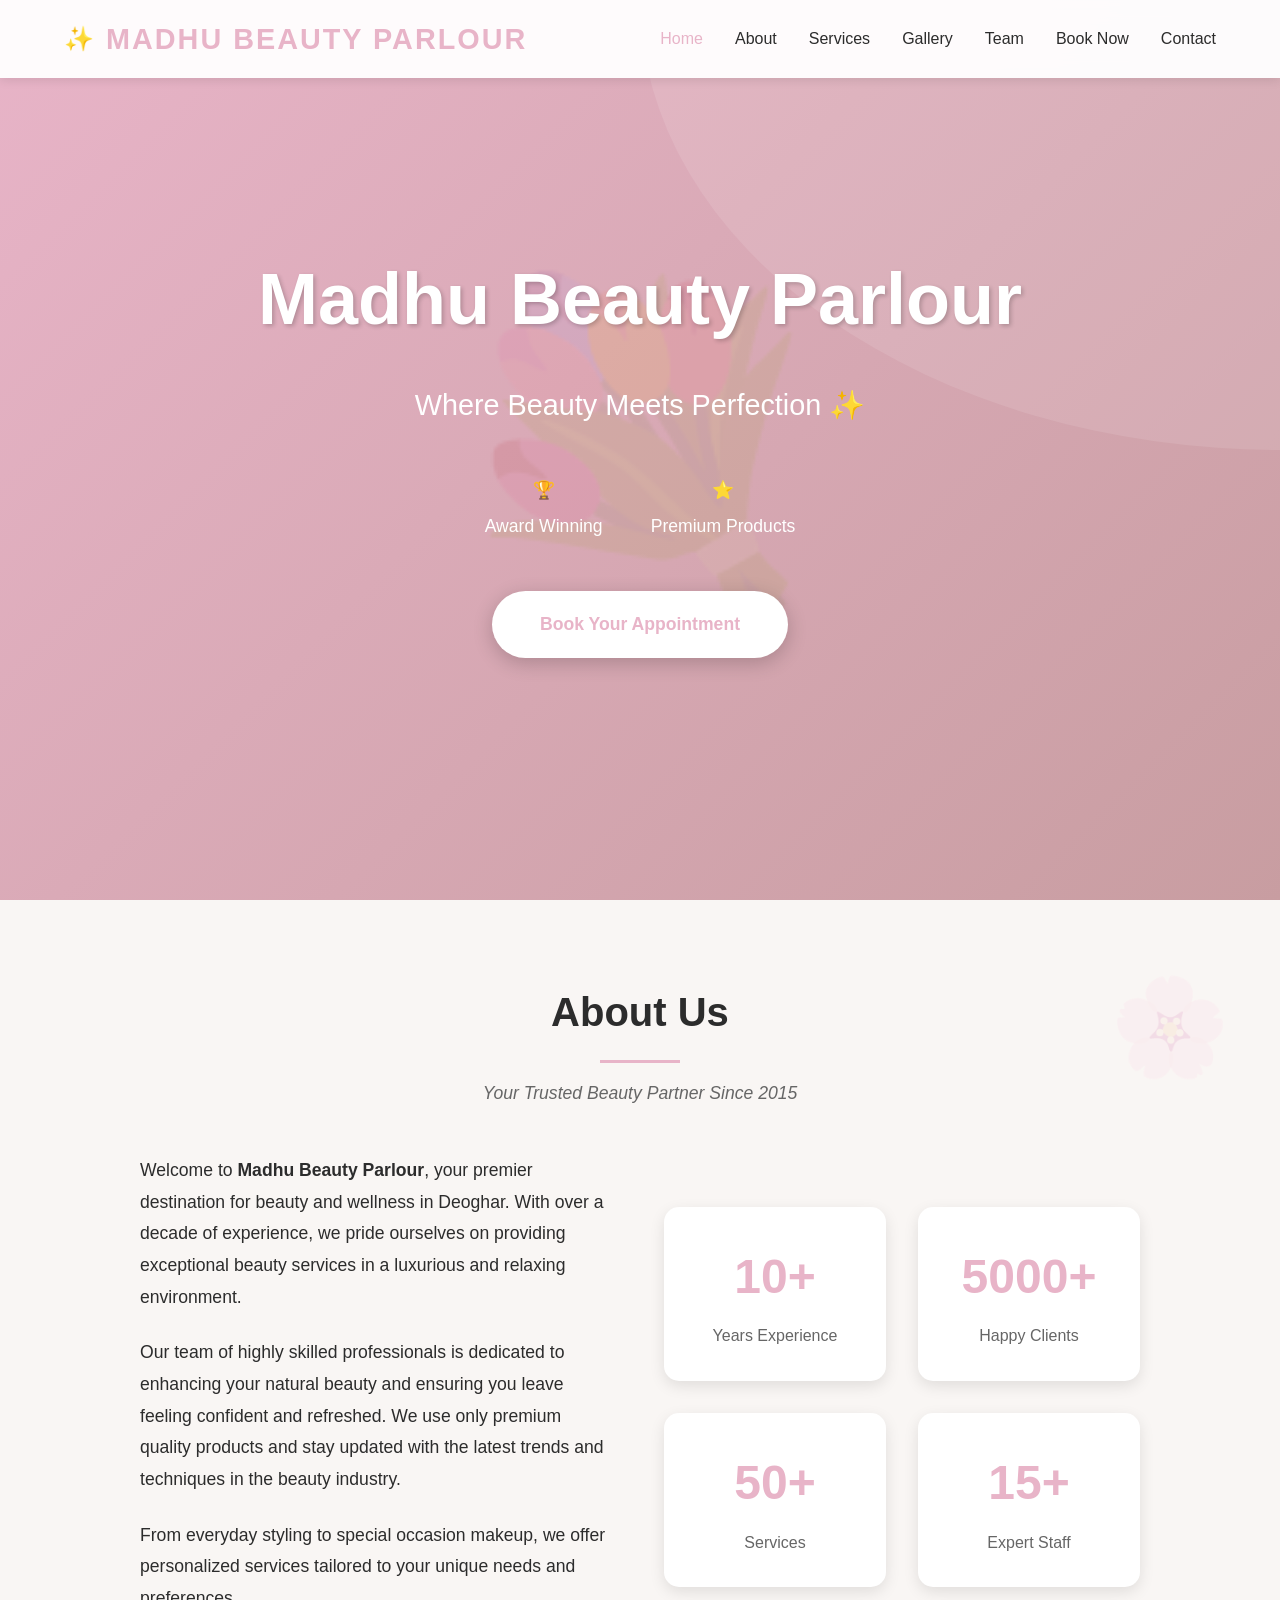
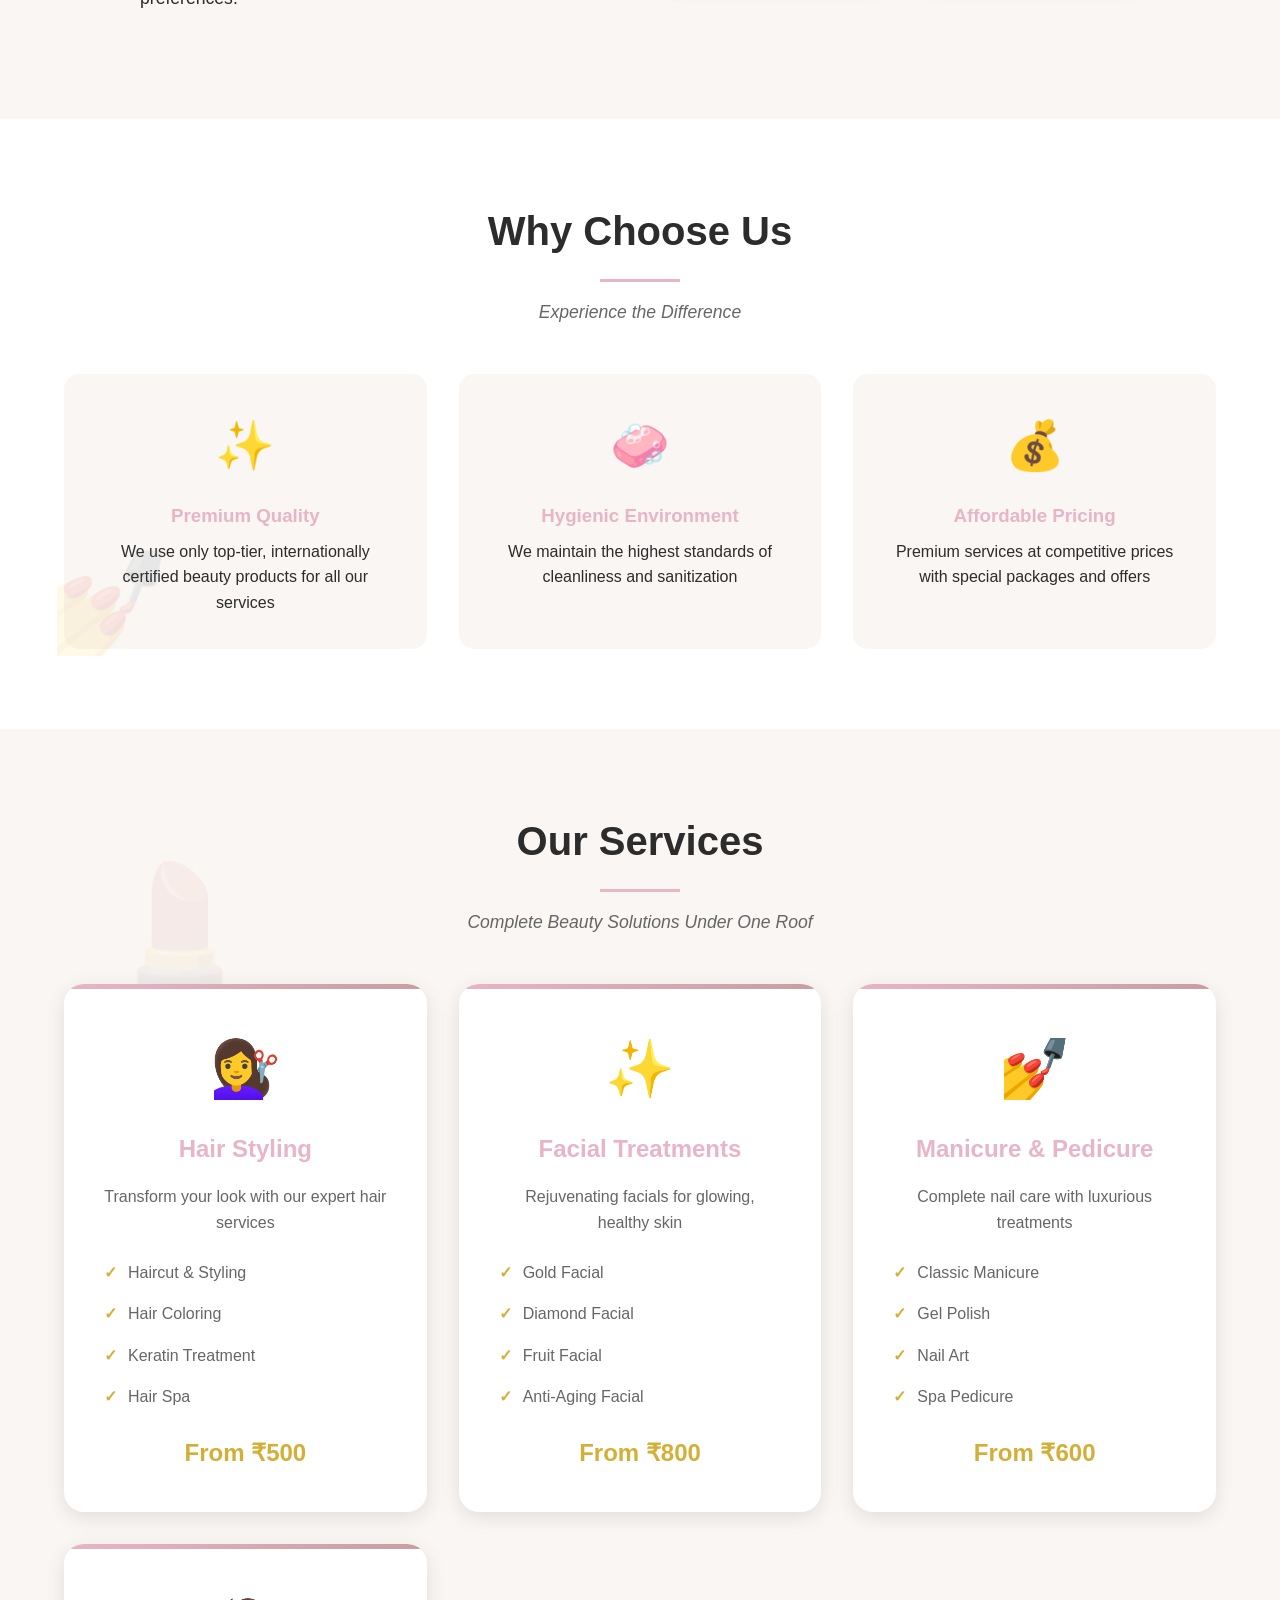
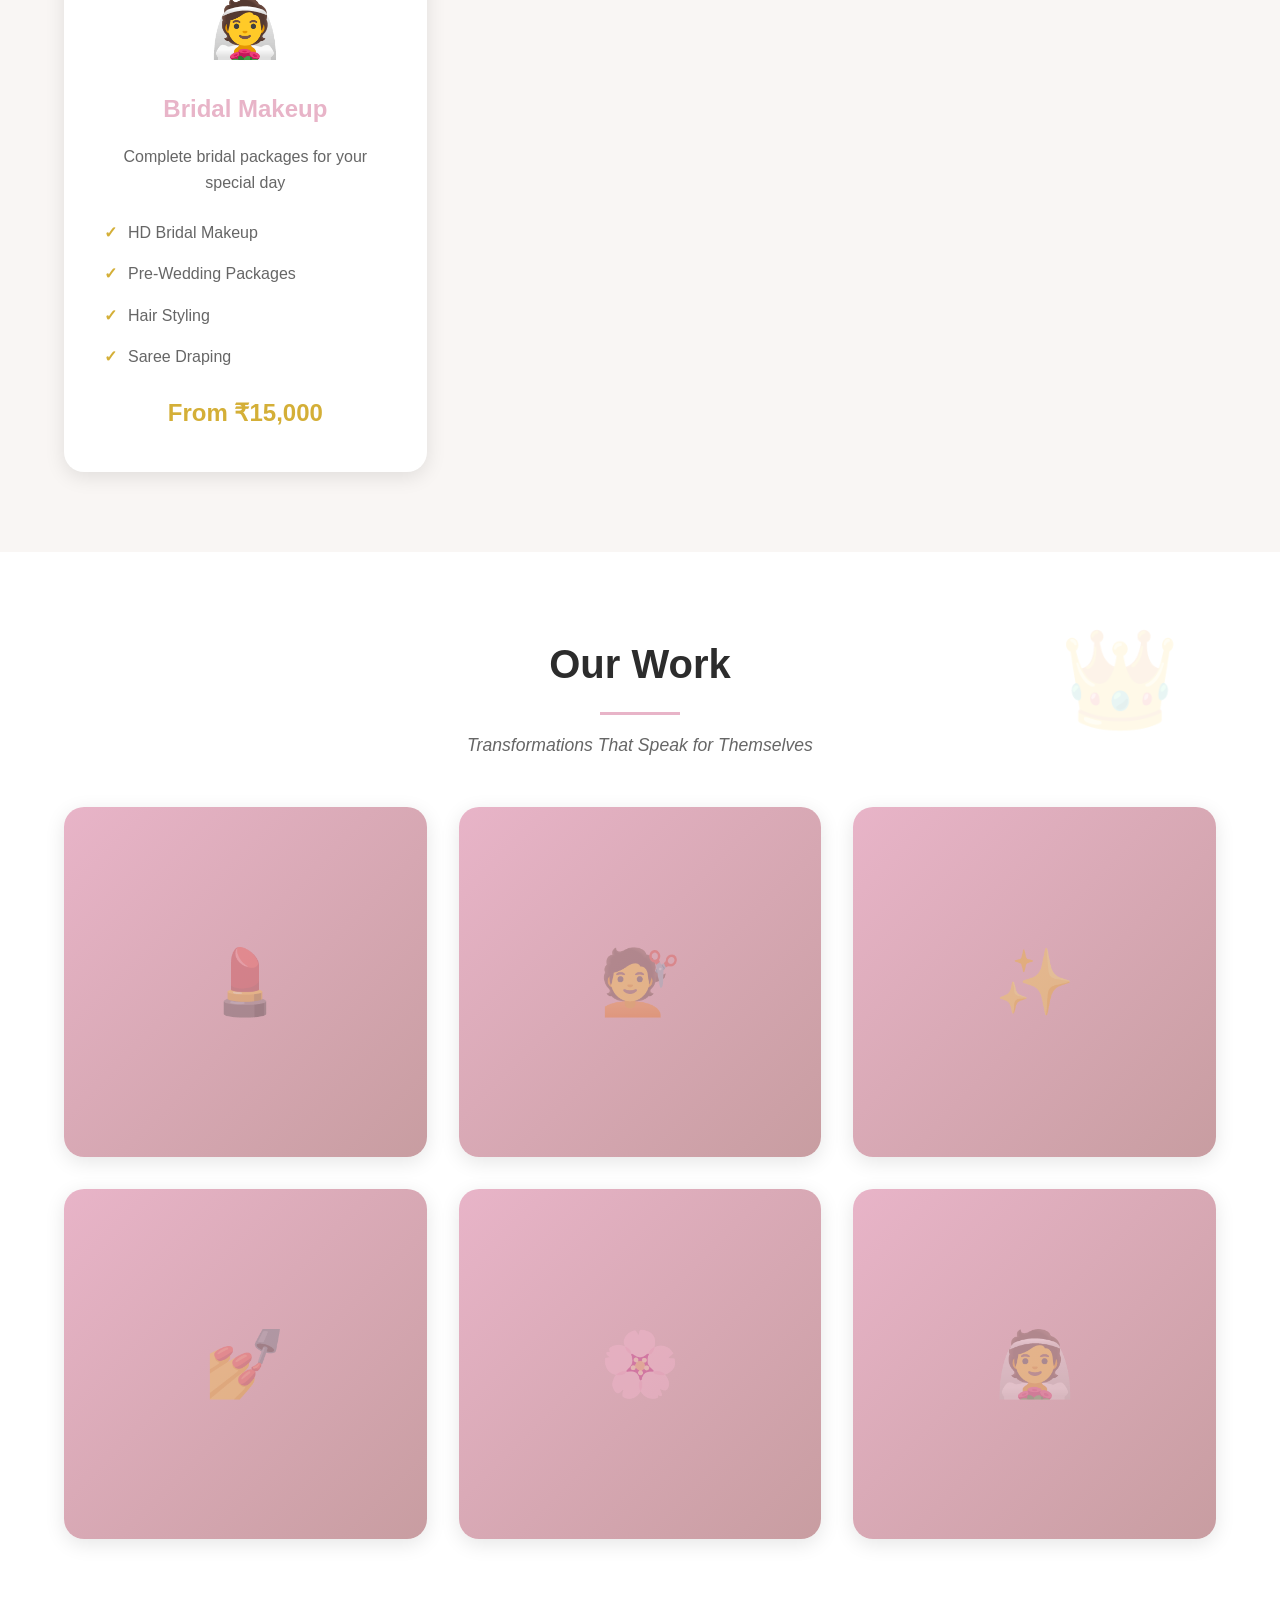
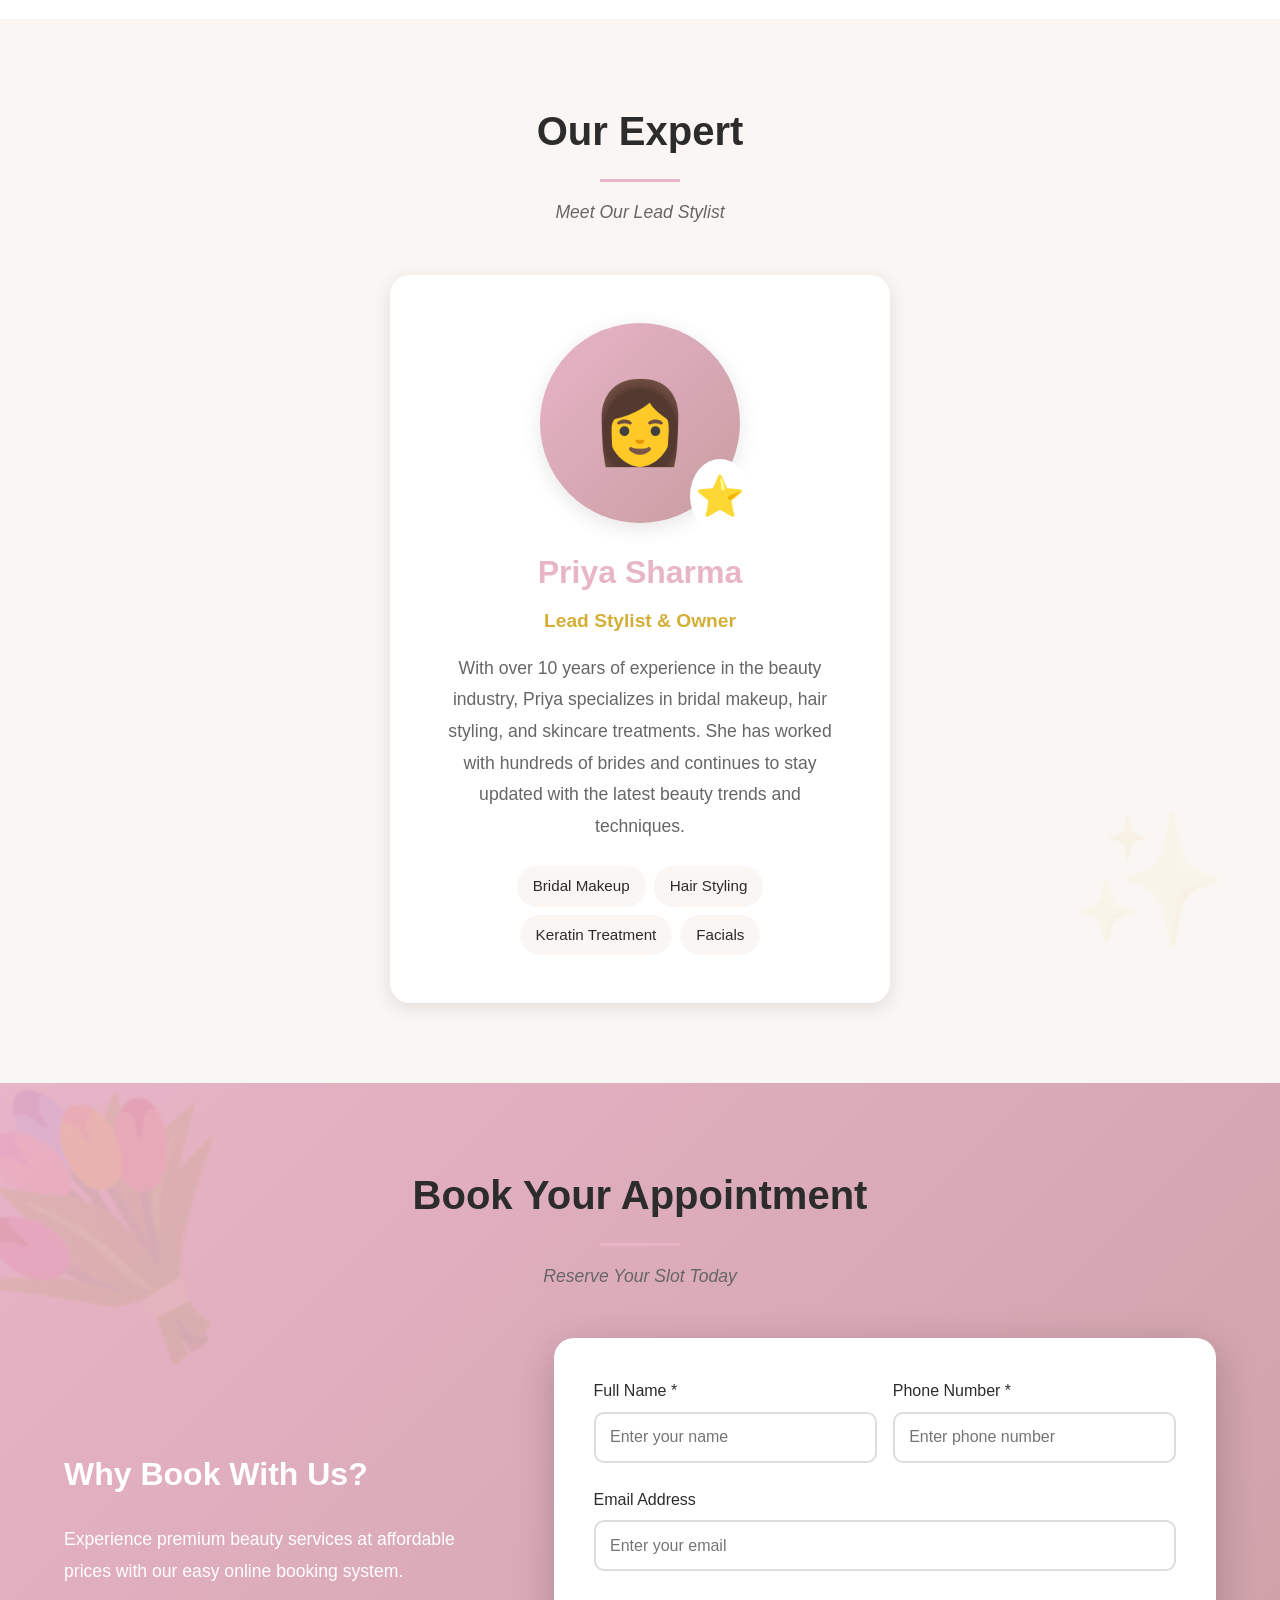
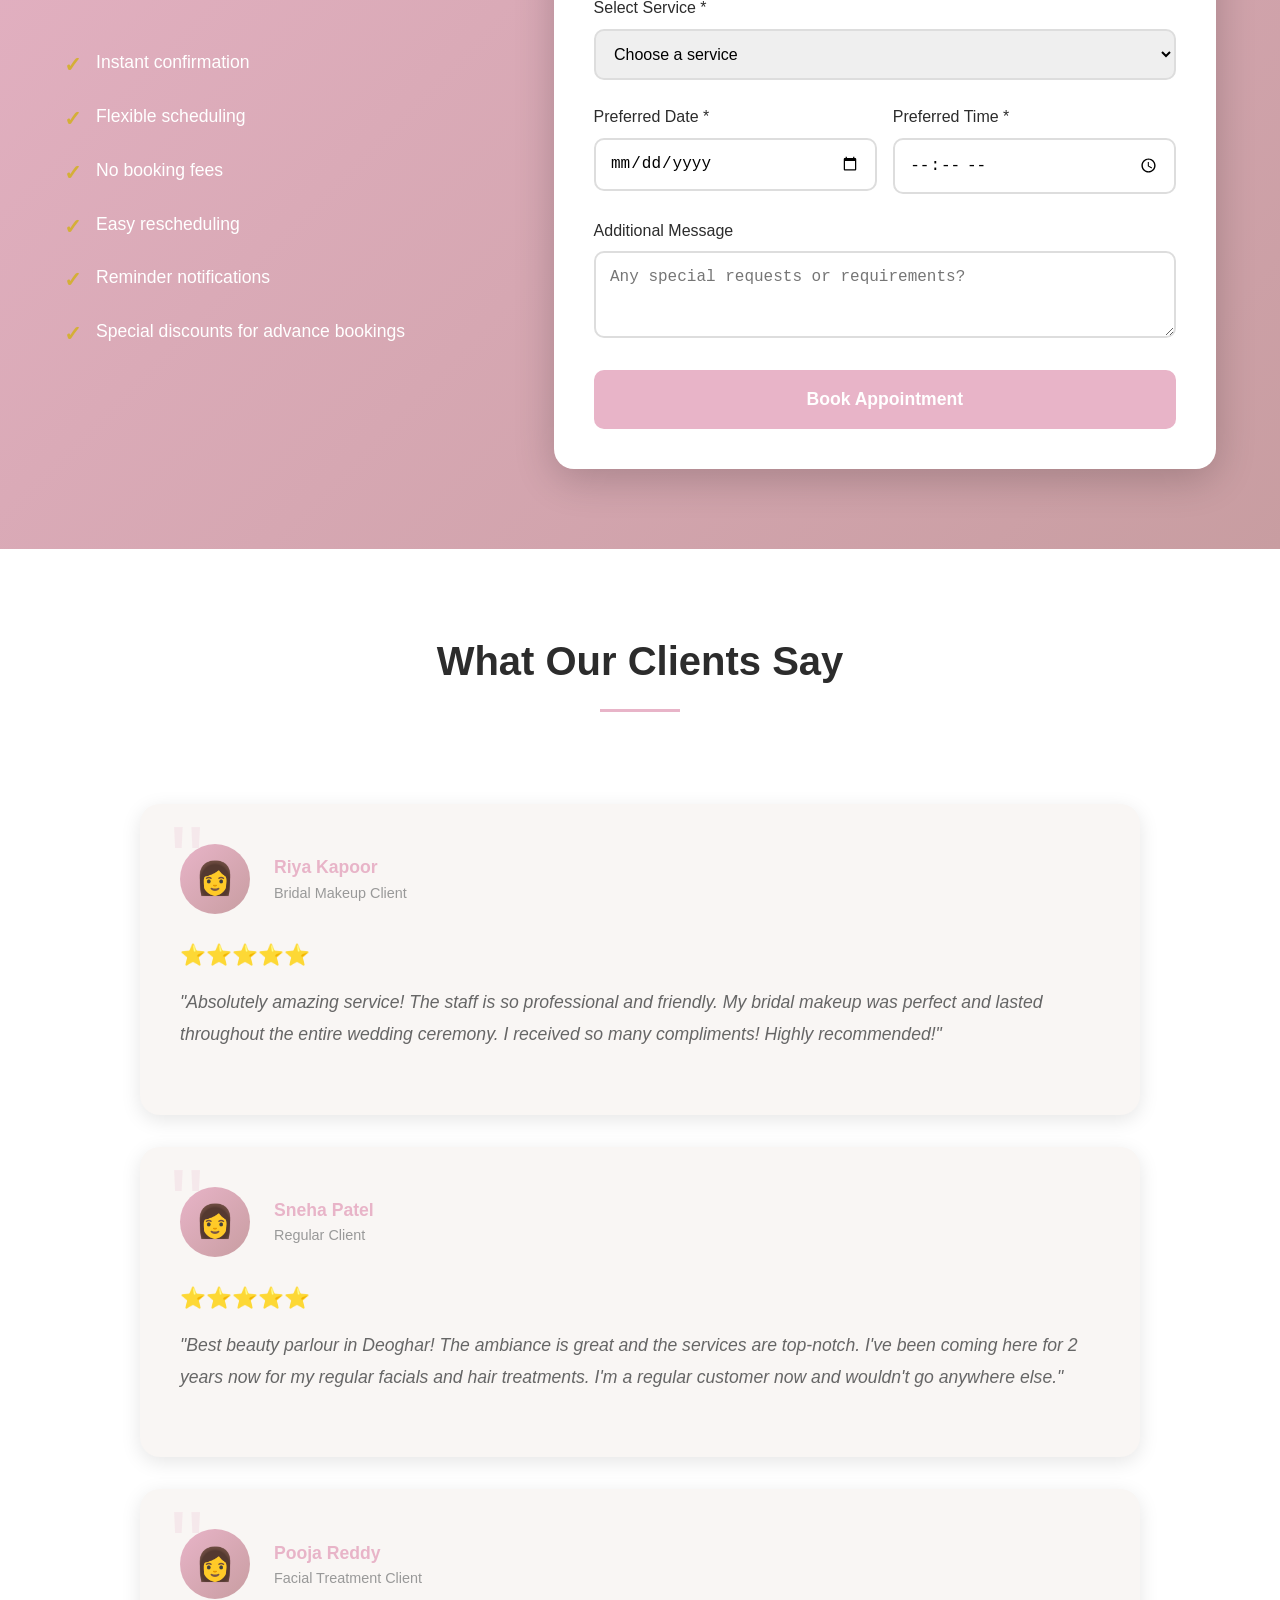
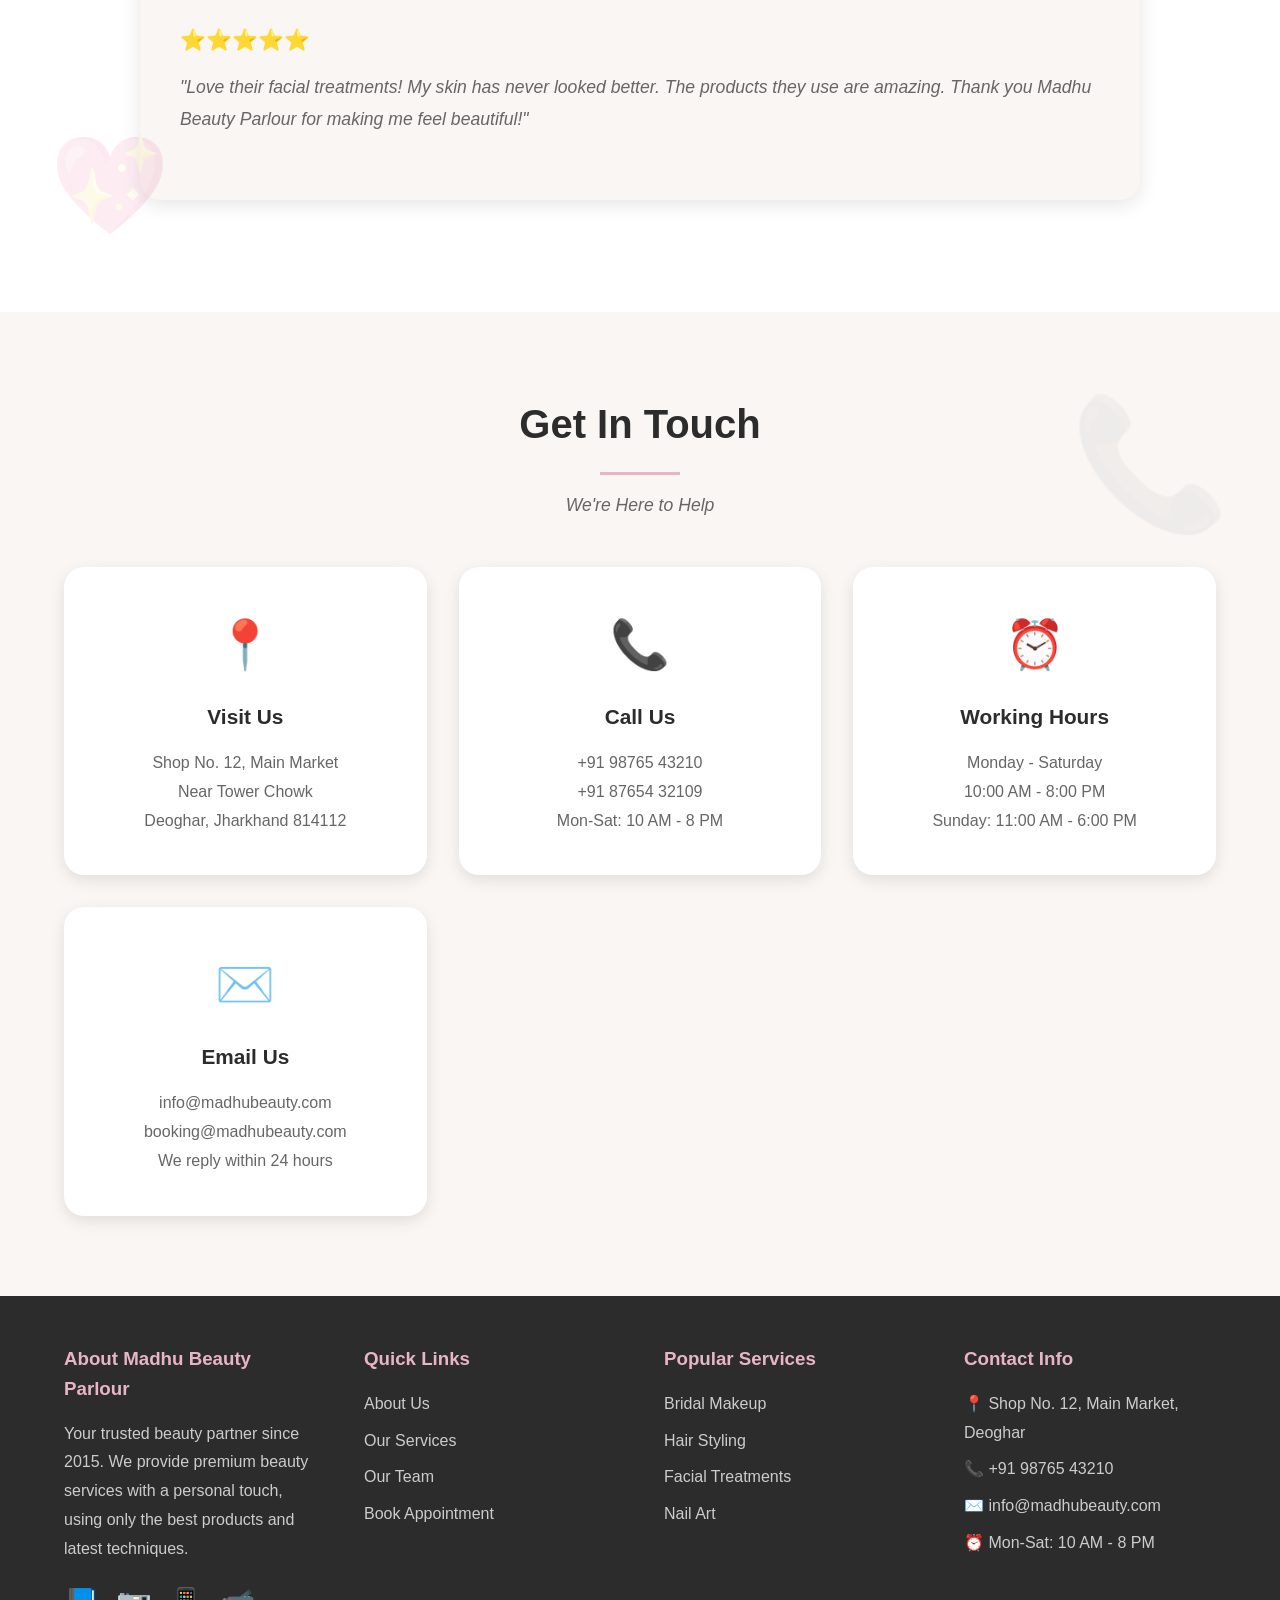
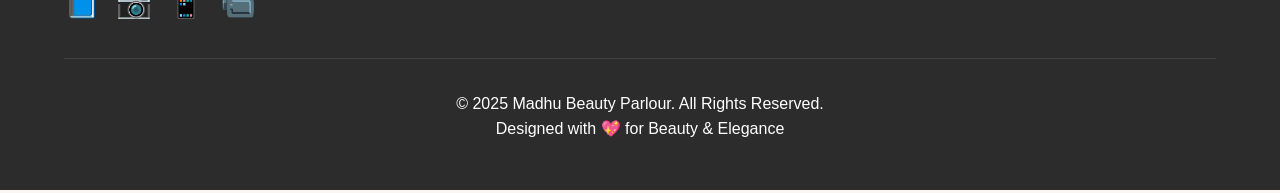
<file: sanjit.html>
<!DOCTYPE html>
<html lang="en">
<head>
    <meta charset="UTF-8">
    <meta name="viewport" content="width=device-width, initial-scale=1.0">
    <title>Madhu Beauty Parlour - Premium Beauty Services</title>
    <style>
        * {
            margin: 0;
            padding: 0;
            box-sizing: border-box;
        }

        :root {
            --primary-color: #E8B4C8;
            --secondary-color: #D4AF37;
            --dark-color: #2C2C2C;
            --light-color: #F9F6F4;
            --accent-color: #C89DA1;
        }

        body {
            font-family: 'Segoe UI', Tahoma, Geneva, Verdana, sans-serif;
            line-height: 1.6;
            color: var(--dark-color);
            overflow-x: hidden;
            background: var(--light-color);
        }

        /* Navigation */
        nav {
            position: fixed;
            top: 0;
            width: 100%;
            background: rgba(255, 255, 255, 0.95);
            backdrop-filter: blur(10px);
            padding: 1rem 5%;
            display: flex;
            justify-content: space-between;
            align-items: center;
            z-index: 1000;
            box-shadow: 0 2px 10px rgba(0,0,0,0.1);
        }

        .logo {
            font-size: 1.8rem;
            font-weight: bold;
            color: var(--primary-color);
            text-transform: uppercase;
            letter-spacing: 2px;
            display: flex;
            align-items: center;
            gap: 10px;
        }

        .logo::before {
            content: '✨';
            font-size: 1.5rem;
        }

        .nav-links {
            display: flex;
            list-style: none;
            gap: 2rem;
        }

        .nav-links a {
            text-decoration: none;
            color: var(--dark-color);
            font-weight: 500;
            transition: color 0.3s;
            position: relative;
        }

        .nav-links a::after {
            content: '';
            position: absolute;
            bottom: -5px;
            left: 0;
            width: 0;
            height: 2px;
            background: var(--primary-color);
            transition: width 0.3s;
        }

        .nav-links a:hover::after {
            width: 100%;
        }

        .nav-links a:hover {
            color: var(--primary-color);
        }

        .menu-toggle {
            display: none;
            flex-direction: column;
            cursor: pointer;
        }

        .menu-toggle span {
            width: 25px;
            height: 3px;
            background: var(--dark-color);
            margin: 3px 0;
            transition: 0.3s;
        }

        /* Hero Section - Full Screen */
        .hero {
            height: 100vh;
            background: linear-gradient(135deg, var(--primary-color) 0%, var(--accent-color) 100%);
            display: flex;
            align-items: center;
            justify-content: center;
            text-align: center;
            color: white;
            padding: 0 5%;
            position: relative;
            overflow: hidden;
        }

        .hero::before {
            content: '';
            position: absolute;
            top: -50%;
            right: -50%;
            width: 100%;
            height: 100%;
            background: rgba(255, 255, 255, 0.1);
            border-radius: 50%;
            animation: float 20s infinite;
        }

        .hero::after {
            content: '💐';
            position: absolute;
            font-size: 20rem;
            opacity: 0.1;
            top: 50%;
            left: 50%;
            transform: translate(-50%, -50%);
            animation: rotate 30s linear infinite;
        }

        @keyframes float {
            0%, 100% { transform: translate(0, 0) rotate(0deg); }
            50% { transform: translate(50px, 50px) rotate(180deg); }
        }

        @keyframes rotate {
            from { transform: translate(-50%, -50%) rotate(0deg); }
            to { transform: translate(-50%, -50%) rotate(360deg); }
        }

        .hero-content {
            position: relative;
            z-index: 1;
            max-width: 800px;
        }

        .hero h1 {
            font-size: 4.5rem;
            margin-bottom: 1.5rem;
            animation: fadeInUp 1s;
            text-shadow: 2px 2px 4px rgba(0,0,0,0.2);
        }

        .hero p {
            font-size: 1.8rem;
            margin-bottom: 2.5rem;
            animation: fadeInUp 1s 0.2s both;
        }

        .hero-features {
            display: flex;
            justify-content: center;
            gap: 3rem;
            margin-top: 3rem;
            animation: fadeInUp 1s 0.4s both;
        }

        .hero-feature {
            text-align: center;
        }

        .hero-feature-icon {
            font-size: 3rem;
            margin-bottom: 0.5rem;
            display: block;
        }

        .hero-feature span {
            font-size: 1.1rem;
        }

        @keyframes fadeInUp {
            from {
                opacity: 0;
                transform: translateY(30px);
            }
            to {
                opacity: 1;
                transform: translateY(0);
            }
        }

        .btn {
            display: inline-block;
            padding: 1.2rem 3rem;
            background: white;
            color: var(--primary-color);
            text-decoration: none;
            border-radius: 50px;
            font-weight: bold;
            font-size: 1.1rem;
            transition: transform 0.3s, box-shadow 0.3s;
            animation: fadeInUp 1s 0.4s both;
            box-shadow: 0 5px 20px rgba(0,0,0,0.2);
        }

        .btn:hover {
            transform: translateY(-3px);
            box-shadow: 0 10px 35px rgba(0,0,0,0.3);
        }

        /* Section Styles */
        section {
            padding: 5rem 5%;
            position: relative;
        }

        .section-title {
            text-align: center;
            font-size: 2.5rem;
            margin-bottom: 1rem;
            color: var(--dark-color);
            position: relative;
        }

        .section-subtitle {
            text-align: center;
            color: #666;
            font-size: 1.1rem;
            margin-bottom: 3rem;
            font-style: italic;
        }

        .section-title::after {
            content: '';
            display: block;
            width: 80px;
            height: 3px;
            background: var(--primary-color);
            margin: 1rem auto;
        }

        /* About Section */
        .about {
            background: var(--light-color);
            position: relative;
        }

        .about::before {
            content: '🌸';
            position: absolute;
            top: 50px;
            right: 50px;
            font-size: 6rem;
            opacity: 0.1;
            animation: float-slow 10s infinite;
        }

        @keyframes float-slow {
            0%, 100% { transform: translateY(0) rotate(0deg); }
            50% { transform: translateY(-30px) rotate(10deg); }
        }

        .about-content {
            max-width: 1000px;
            margin: 0 auto;
            display: grid;
            grid-template-columns: 1fr 1fr;
            gap: 3rem;
            align-items: center;
        }

        .about-text {
            font-size: 1.1rem;
            line-height: 1.8;
        }

        .about-text p {
            margin-bottom: 1.5rem;
        }

        .about-stats {
            display: grid;
            grid-template-columns: 1fr 1fr;
            gap: 2rem;
        }

        .stat-box {
            background: white;
            padding: 2rem;
            border-radius: 15px;
            text-align: center;
            box-shadow: 0 5px 15px rgba(0,0,0,0.1);
            transition: transform 0.3s;
        }

        .stat-box:hover {
            transform: translateY(-5px);
        }

        .stat-number {
            font-size: 3rem;
            font-weight: bold;
            color: var(--primary-color);
            display: block;
        }

        .stat-label {
            color: #666;
            margin-top: 0.5rem;
        }

        /* Features Section */
        .features {
            background: white;
            position: relative;
        }

        .features::after {
            content: '💅';
            position: absolute;
            bottom: 50px;
            left: 50px;
            font-size: 6rem;
            opacity: 0.1;
            animation: float-slow 12s infinite;
        }

        .features-grid {
            display: grid;
            grid-template-columns: repeat(auto-fit, minmax(280px, 1fr));
            gap: 2rem;
            max-width: 1200px;
            margin: 0 auto;
        }

        .feature-box {
            background: var(--light-color);
            padding: 2rem;
            border-radius: 15px;
            text-align: center;
            transition: transform 0.3s;
            border: 2px solid transparent;
        }

        .feature-box:hover {
            transform: translateY(-5px);
            border-color: var(--primary-color);
        }

        .feature-icon {
            font-size: 3rem;
            margin-bottom: 1rem;
            display: block;
        }

        .feature-box h3 {
            color: var(--primary-color);
            margin-bottom: 0.5rem;
        }

        /* Services Section */
        .services {
            position: relative;
            background: var(--light-color);
        }

        .services::before {
            content: '💄';
            position: absolute;
            top: 100px;
            left: 100px;
            font-size: 8rem;
            opacity: 0.05;
            animation: float-slow 15s infinite;
        }

        .services-grid {
            display: grid;
            grid-template-columns: repeat(auto-fit, minmax(300px, 1fr));
            gap: 2rem;
            margin-top: 2rem;
        }

        .service-card {
            background: white;
            padding: 2.5rem;
            border-radius: 20px;
            text-align: center;
            transition: transform 0.3s, box-shadow 0.3s;
            box-shadow: 0 5px 20px rgba(0,0,0,0.1);
            position: relative;
            overflow: hidden;
        }

        .service-card::before {
            content: '';
            position: absolute;
            top: 0;
            left: 0;
            width: 100%;
            height: 5px;
            background: linear-gradient(90deg, var(--primary-color), var(--accent-color));
        }

        .service-card:hover {
            transform: translateY(-10px);
            box-shadow: 0 15px 40px rgba(0,0,0,0.15);
        }

        .service-icon {
            font-size: 3.5rem;
            margin-bottom: 1rem;
            animation: bounce 2s infinite;
        }

        @keyframes bounce {
            0%, 100% { transform: translateY(0); }
            50% { transform: translateY(-10px); }
        }

        .service-card h3 {
            color: var(--primary-color);
            margin-bottom: 1rem;
            font-size: 1.5rem;
        }

        .service-card p {
            color: #666;
            margin-bottom: 1rem;
            line-height: 1.6;
        }

        .service-features {
            list-style: none;
            margin: 1rem 0;
            text-align: left;
        }

        .service-features li {
            padding: 0.5rem 0;
            color: #666;
            position: relative;
            padding-left: 1.5rem;
        }

        .service-features li::before {
            content: '✓';
            position: absolute;
            left: 0;
            color: var(--secondary-color);
            font-weight: bold;
        }

        .price {
            font-size: 1.5rem;
            font-weight: bold;
            color: var(--secondary-color);
            margin-top: 1rem;
        }

        /* Gallery Section */
        .gallery {
            background: white;
            position: relative;
        }

        .gallery::after {
            content: '👑';
            position: absolute;
            top: 50px;
            right: 100px;
            font-size: 6rem;
            opacity: 0.1;
            animation: float-slow 10s infinite;
        }

        .gallery-grid {
            display: grid;
            grid-template-columns: repeat(auto-fit, minmax(280px, 1fr));
            gap: 2rem;
        }

        .gallery-item {
            position: relative;
            height: 350px;
            border-radius: 20px;
            overflow: hidden;
            cursor: pointer;
            background: linear-gradient(135deg, var(--primary-color), var(--accent-color));
            box-shadow: 0 5px 20px rgba(0,0,0,0.1);
        }

        .gallery-item::before {
            content: attr(data-icon);
            position: absolute;
            top: 50%;
            left: 50%;
            transform: translate(-50%, -50%);
            font-size: 4rem;
            opacity: 0.3;
            z-index: 1;
        }

        .gallery-overlay {
            position: absolute;
            bottom: 0;
            left: 0;
            right: 0;
            background: rgba(0,0,0,0.7);
            color: white;
            padding: 1.5rem;
            transform: translateY(100%);
            transition: transform 0.3s;
        }

        .gallery-item:hover .gallery-overlay {
            transform: translateY(0);
        }

        .gallery-item:hover {
            transform: scale(1.05);
            transition: transform 0.3s;
        }

        /* Team Section */
        .team {
            background: var(--light-color);
            position: relative;
        }

        .team::before {
            content: '✨';
            position: absolute;
            bottom: 100px;
            right: 50px;
            font-size: 8rem;
            opacity: 0.05;
            animation: float-slow 20s infinite;
        }

        .team-member {
            text-align: center;
            padding: 3rem;
            background: white;
            border-radius: 20px;
            box-shadow: 0 5px 20px rgba(0,0,0,0.1);
            transition: transform 0.3s;
            max-width: 500px;
            margin: 0 auto;
        }

        .team-member:hover {
            transform: translateY(-10px);
        }

        .team-avatar {
            width: 200px;
            height: 200px;
            border-radius: 50%;
            background: linear-gradient(135deg, var(--primary-color), var(--accent-color));
            margin: 0 auto 1.5rem;
            display: flex;
            align-items: center;
            justify-content: center;
            font-size: 5rem;
            box-shadow: 0 5px 20px rgba(0,0,0,0.1);
            position: relative;
        }

        .team-avatar::after {
            content: '⭐';
            position: absolute;
            bottom: -10px;
            right: -10px;
            font-size: 2.5rem;
            background: white;
            border-radius: 50%;
            padding: 0.3rem;
        }

        .team-member h3 {
            color: var(--primary-color);
            margin-bottom: 0.5rem;
            font-size: 2rem;
        }

        .team-member .role {
            color: var(--secondary-color);
            font-weight: bold;
            margin-bottom: 1rem;
            font-size: 1.2rem;
        }

        .team-member p {
            color: #666;
            font-size: 1.1rem;
            line-height: 1.8;
        }

        .team-specialties {
            margin-top: 1.5rem;
            display: flex;
            flex-wrap: wrap;
            gap: 0.5rem;
            justify-content: center;
        }

        .specialty-tag {
            background: var(--light-color);
            padding: 0.5rem 1rem;
            border-radius: 20px;
            font-size: 0.95rem;
            color: var(--dark-color);
        }

        /* Booking Section */
        .booking {
            background: linear-gradient(135deg, var(--primary-color) 0%, var(--accent-color) 100%);
            color: white;
            position: relative;
            overflow: hidden;
        }

        .booking::before {
            content: '💐';
            position: absolute;
            top: -50px;
            left: -50px;
            font-size: 15rem;
            opacity: 0.1;
        }

        .booking-container {
            display: grid;
            grid-template-columns: 1fr 1.5fr;
            gap: 3rem;
            max-width: 1200px;
            margin: 0 auto;
            position: relative;
            z-index: 1;
        }

        .booking-info {
            display: flex;
            flex-direction: column;
            justify-content: center;
        }

        .booking-info h3 {
            font-size: 2rem;
            margin-bottom: 1.5rem;
        }

        .booking-info p {
            font-size: 1.1rem;
            margin-bottom: 1rem;
            line-height: 1.8;
        }

        .booking-benefits {
            list-style: none;
            margin-top: 2rem;
        }

        .booking-benefits li {
            padding: 0.8rem 0;
            font-size: 1.1rem;
            position: relative;
            padding-left: 2rem;
        }

        .booking-benefits li::before {
            content: '✓';
            position: absolute;
            left: 0;
            color: var(--secondary-color);
            font-weight: bold;
            font-size: 1.3rem;
        }

        .booking-form {
            background: white;
            padding: 2.5rem;
            border-radius: 20px;
            box-shadow: 0 10px 40px rgba(0,0,0,0.2);
        }

        .form-row {
            display: grid;
            grid-template-columns: 1fr 1fr;
            gap: 1rem;
        }

        .form-group {
            margin-bottom: 1.5rem;
        }

        .form-group label {
            display: block;
            margin-bottom: 0.5rem;
            color: var(--dark-color);
            font-weight: 500;
        }

        .form-group input,
        .form-group select,
        .form-group textarea {
            width: 100%;
            padding: 0.9rem;
            border: 2px solid #ddd;
            border-radius: 10px;
            font-size: 1rem;
            transition: border-color 0.3s;
        }

        .form-group input:focus,
        .form-group select:focus,
        .form-group textarea:focus {
            outline: none;
            border-color: var(--primary-color);
        }

        .submit-btn {
            width: 100%;
            padding: 1.2rem;
            background: var(--primary-color);
            color: white;
            border: none;
            border-radius: 10px;
            font-size: 1.1rem;
            font-weight: bold;
            cursor: pointer;
            transition: background 0.3s, transform 0.3s;
        }

        .submit-btn:hover {
            background: var(--accent-color);
            transform: translateY(-2px);
        }

        /* Testimonials Section */
        .testimonials {
            background: white;
            position: relative;
        }

        .testimonials::after {
            content: '💖';
            position: absolute;
            bottom: 50px;
            left: 50px;
            font-size: 6rem;
            opacity: 0.1;
            animation: float-slow 12s infinite;
        }

        .testimonial-slider {
            max-width: 1000px;
            margin: 0 auto;
        }

        .testimonial {
            background: var(--light-color);
            padding: 2.5rem;
            border-radius: 20px;
            box-shadow: 0 5px 20px rgba(0,0,0,0.1);
            margin-bottom: 2rem;
            position: relative;
        }

        .testimonial::before {
            content: '"';
            position: absolute;
            top: -20px;
            left: 30px;
            font-size: 6rem;
            color: var(--primary-color);
            opacity: 0.2;
        }

        .testimonial-header {
            display: flex;
            align-items: center;
            gap: 1.5rem;
            margin-bottom: 1.5rem;
        }

        .testimonial-avatar {
            width: 70px;
            height: 70px;
            border-radius: 50%;
            background: linear-gradient(135deg, var(--primary-color), var(--accent-color));
            display: flex;
            align-items: center;
            justify-content: center;
            font-size: 2rem;
        }

        .testimonial p {
            font-size: 1.1rem;
            font-style: italic;
            color: #666;
            margin-bottom: 1.5rem;
            line-height: 1.8;
        }

        .testimonial-author {
            color: var(--primary-color);
            font-weight: bold;
            font-size: 1.1rem;
        }

        .testimonial-service {
            color: #999;
            font-size: 0.9rem;
        }

        .stars {
            color: var(--secondary-color);
            font-size: 1.3rem;
            margin-bottom: 1rem;
        }

        /* Contact Section */
        .contact {
            background: var(--light-color);
            position: relative;
        }

        .contact::before {
            content: '📞';
            position: absolute;
            top: 50px;
            right: 50px;
            font-size: 8rem;
            opacity: 0.05;
            animation: float-slow 15s infinite;
        }

        .contact-info {
            display: grid;
            grid-template-columns: repeat(auto-fit, minmax(280px, 1fr));
            gap: 2rem;
            margin-top: 2rem;
        }

        .contact-card {
            text-align: center;
            padding: 2.5rem;
            background: white;
            border-radius: 20px;
            box-shadow: 0 5px 15px rgba(0,0,0,0.1);
            transition: transform 0.3s;
        }

        .contact-card:hover {
            transform: translateY(-5px);
        }

        .contact-icon {
            font-size: 3rem;
            color: var(--primary-color);
            margin-bottom: 1rem;
            display: block;
        }

        .contact-card h3 {
            margin-bottom: 1rem;
            color: var(--dark-color);
            font-size: 1.3rem;
        }

        .contact-card p {
            color: #666;
            line-height: 1.8;
        }

        /* Footer */
        footer {
            background: var(--dark-color);
            color: white;
            padding: 3rem 5%;
        }

        .footer-content {
            display: grid;
            grid-template-columns: repeat(auto-fit, minmax(250px, 1fr));
            gap: 3rem;
            margin-bottom: 2rem;
        }

        .footer-section h3 {
            color: var(--primary-color);
            margin-bottom: 1rem;
        }

        .footer-section p,
        .footer-section li {
            color: #ccc;
            margin-bottom: 0.5rem;
            line-height: 1.8;
        }

        .footer-section ul {
            list-style: none;
        }

        .footer-section a {
            color: #ccc;
            text-decoration: none;
            transition: color 0.3s;
        }

        .footer-section a:hover {
            color: var(--primary-color);
        }

        .social-links {
            display: flex;
            gap: 1rem;
            margin-top: 1rem;
        }

        .social-links a {
            color: white;
            font-size: 1.8rem;
            transition: transform 0.3s, color 0.3s;
        }

        .social-links a:hover {
            color: var(--primary-color);
            transform: translateY(-3px);
        }

        .footer-bottom {
            text-align: center;
            padding-top: 2rem;
            border-top: 1px solid rgba(255,255,255,0.1);
        }

        /* Success Message */
        .success-message {
            display: none;
            background: #4CAF50;
            color: white;
            padding: 1rem;
            border-radius: 10px;
            margin-bottom: 1.5rem;
            text-align: center;
        }

        .success-message.show {
            display: block;
            animation: fadeIn 0.5s;
        }

        @keyframes fadeIn {
            from { opacity: 0; }
            to { opacity: 1; }
        }

        /* Responsive Design */
        @media (max-width: 768px) {
            .menu-toggle {
                display: flex;
            }

            .nav-links {
                position: fixed;
                left: -100%;
                top: 70px;
                flex-direction: column;
                background: white;
                width: 100%;
                text-align: center;
                transition: 0.3s;
                box-shadow: 0 10px 27px rgba(0,0,0,0.1);
                padding: 2rem 0;
            }

            .nav-links.active {
                left: 0;
            }

            .hero h1 {
                font-size: 2.5rem;
            }

            .hero p {
                font-size: 1.3rem;
            }

            .hero-features {
                flex-direction: column;
                gap: 1.5rem;
            }

            .section-title {
                font-size: 2rem;
            }

            .about-content {
                grid-template-columns: 1fr;
            }

            .booking-container {
                grid-template-columns: 1fr;
            }

            .form-row {
                grid-template-columns: 1fr;
            }

            .footer-content {
                grid-template-columns: 1fr;
            }
        }

        /* Scroll Animation */
        .fade-in {
            opacity: 0;
            transform: translateY(30px);
            transition: opacity 0.6s, transform 0.6s;
        }

        .fade-in.visible {
            opacity: 1;
            transform: translateY(0);
        }
    </style>
</head>
<body>
    <!-- Navigation -->
    <nav>
        <div class="logo">Madhu Beauty Parlour</div>
        <ul class="nav-links" id="navLinks">
            <li><a href="#home">Home</a></li>
            <li><a href="#about">About</a></li>
            <li><a href="#services">Services</a></li>
            <li><a href="#gallery">Gallery</a></li>
            <li><a href="#team">Team</a></li>
            <li><a href="#booking">Book Now</a></li>
            <li><a href="#contact">Contact</a></li>
        </ul>
        <div class="menu-toggle" id="menuToggle">
            <span></span>
            <span></span>
            <span></span>
        </div>
    </nav>

    <!-- Hero Section - Full Screen -->
    <section class="hero" id="home">
        <div class="hero-content">
            <h1>Madhu Beauty Parlour</h1>
            <p>Where Beauty Meets Perfection ✨</p>
            <div class="hero-features">
                <div class="hero-feature">
                    <span class="hero-feature-icon">🏆</span>
                    <span>Award Winning</span>
                </div>
                <div class="hero-feature">
                    <span class="hero-feature-icon">⭐</span>
                    <span>Premium Products</span>
                </div>
            </div>
            <br><br>
            <a href="#booking" class="btn">Book Your Appointment</a>
        </div>
    </section>

    <!-- About Section -->
    <section class="about" id="about">
        <h2 class="section-title fade-in">About Us</h2>
        <p class="section-subtitle fade-in">Your Trusted Beauty Partner Since 2015</p>
        <div class="about-content fade-in">
            <div class="about-text">
                <p>Welcome to <strong>Madhu Beauty Parlour</strong>, your premier destination for beauty and wellness in Deoghar. With over a decade of experience, we pride ourselves on providing exceptional beauty services in a luxurious and relaxing environment.</p>
                <p>Our team of highly skilled professionals is dedicated to enhancing your natural beauty and ensuring you leave feeling confident and refreshed. We use only premium quality products and stay updated with the latest trends and techniques in the beauty industry.</p>
                <p>From everyday styling to special occasion makeup, we offer personalized services tailored to your unique needs and preferences.</p>
            </div>
            <div class="about-stats">
                <div class="stat-box">
                    <span class="stat-number">10+</span>
                    <div class="stat-label">Years Experience</div>
                </div>
                <div class="stat-box">
                    <span class="stat-number">5000+</span>
                    <div class="stat-label">Happy Clients</div>
                </div>
                <div class="stat-box">
                    <span class="stat-number">50+</span>
                    <div class="stat-label">Services</div>
                </div>
                <div class="stat-box">
                    <span class="stat-number">15+</span>
                    <div class="stat-label">Expert Staff</div>
                </div>
            </div>
        </div>
    </section>

    <!-- Features Section -->
    <section class="features">
        <h2 class="section-title fade-in">Why Choose Us</h2>
        <p class="section-subtitle fade-in">Experience the Difference</p>
        <div class="features-grid">
            <div class="feature-box fade-in">
                <span class="feature-icon">✨</span>
                <h3>Premium Quality</h3>
                <p>We use only top-tier, internationally certified beauty products for all our services</p>
            </div>
            <div class="feature-box fade-in">
                <span class="feature-icon">🧼</span>
                <h3>Hygienic Environment</h3>
                <p>We maintain the highest standards of cleanliness and sanitization</p>
            </div>
            <div class="feature-box fade-in">
                <span class="feature-icon">💰</span>
                <h3>Affordable Pricing</h3>
                <p>Premium services at competitive prices with special packages and offers</p>
            </div>
        </div>
    </section>

    <!-- Services Section -->
    <section class="services" id="services">
        <h2 class="section-title fade-in">Our Services</h2>
        <p class="section-subtitle fade-in">Complete Beauty Solutions Under One Roof</p>
        <div class="services-grid">
            <div class="service-card fade-in">
                <div class="service-icon">💇‍♀️</div>
                <h3>Hair Styling</h3>
                <p>Transform your look with our expert hair services</p>
                <ul class="service-features">
                    <li>Haircut & Styling</li>
                    <li>Hair Coloring</li>
                    <li>Keratin Treatment</li>
                    <li>Hair Spa</li>
                </ul>
                <div class="price">From ₹500</div>
            </div>
            <div class="service-card fade-in">
                <div class="service-icon">✨</div>
                <h3>Facial Treatments</h3>
                <p>Rejuvenating facials for glowing, healthy skin</p>
                <ul class="service-features">
                    <li>Gold Facial</li>
                    <li>Diamond Facial</li>
                    <li>Fruit Facial</li>
                    <li>Anti-Aging Facial</li>
                </ul>
                <div class="price">From ₹800</div>
            </div>
            <div class="service-card fade-in">
                <div class="service-icon">💅</div>
                <h3>Manicure & Pedicure</h3>
                <p>Complete nail care with luxurious treatments</p>
                <ul class="service-features">
                    <li>Classic Manicure</li>
                    <li>Gel Polish</li>
                    <li>Nail Art</li>
                    <li>Spa Pedicure</li>
                </ul>
                <div class="price">From ₹600</div>
            </div>
            <div class="service-card fade-in">
                <div class="service-icon">👰</div>
                <h3>Bridal Makeup</h3>
                <p>Complete bridal packages for your special day</p>
                <ul class="service-features">
                    <li>HD Bridal Makeup</li>
                    <li>Pre-Wedding Packages</li>
                    <li>Hair Styling</li>
                    <li>Saree Draping</li>
                </ul>
                <div class="price">From ₹15,000</div>
            </div>
        </div>
    </section>

    <!-- Gallery Section -->
    <section class="gallery" id="gallery">
        <h2 class="section-title fade-in">Our Work</h2>
        <p class="section-subtitle fade-in">Transformations That Speak for Themselves</p>
        <div class="gallery-grid">
            <div class="gallery-item fade-in" data-icon="💄">
                <div class="gallery-overlay">
                    <h3>Bridal Makeup</h3>
                    <p>Gorgeous bridal transformations</p>
                </div>
            </div>
            <div class="gallery-item fade-in" data-icon="💇">
                <div class="gallery-overlay">
                    <h3>Hair Styling</h3>
                    <p>Trendy cuts and colors</p>
                </div>
            </div>
            <div class="gallery-item fade-in" data-icon="✨">
                <div class="gallery-overlay">
                    <h3>Party Makeup</h3>
                    <p>Glamorous party looks</p>
                </div>
            </div>
            <div class="gallery-item fade-in" data-icon="💅">
                <div class="gallery-overlay">
                    <h3>Nail Art</h3>
                    <p>Creative nail designs</p>
                </div>
            </div>
            <div class="gallery-item fade-in" data-icon="🌸">
                <div class="gallery-overlay">
                    <h3>Spa Treatments</h3>
                    <p>Relaxing spa sessions</p>
                </div>
            </div>
            <div class="gallery-item fade-in" data-icon="👰">
                <div class="gallery-overlay">
                    <h3>Engagement Makeup</h3>
                    <p>Perfect engagement looks</p>
                </div>
            </div>
        </div>
    </section>

    <!-- Team Section - Single Expert -->
    <section class="team" id="team">
        <h2 class="section-title fade-in">Our Expert</h2>
        <p class="section-subtitle fade-in">Meet Our Lead Stylist</p>
        <div class="team-member fade-in">
            <div class="team-avatar">👩</div>
            <h3>Priya Sharma</h3>
            <div class="role">Lead Stylist & Owner</div>
            <p>With over 10 years of experience in the beauty industry, Priya specializes in bridal makeup, hair styling, and skincare treatments. She has worked with hundreds of brides and continues to stay updated with the latest beauty trends and techniques.</p>
            <div class="team-specialties">
                <span class="specialty-tag">Bridal Makeup</span>
                <span class="specialty-tag">Hair Styling</span>
                <span class="specialty-tag">Keratin Treatment</span>
                <span class="specialty-tag">Facials</span>
            </div>
        </div>
    </section>

    <!-- Booking Section -->
    <section class="booking" id="booking">
        <h2 class="section-title">Book Your Appointment</h2>
        <p class="section-subtitle">Reserve Your Slot Today</p>
        <div class="booking-container">
            <div class="booking-info">
                <h3>Why Book With Us?</h3>
                <p>Experience premium beauty services at affordable prices with our easy online booking system.</p>
                <ul class="booking-benefits">
                    <li>Instant confirmation</li>
                    <li>Flexible scheduling</li>
                    <li>No booking fees</li>
                    <li>Easy rescheduling</li>
                    <li>Reminder notifications</li>
                    <li>Special discounts for advance bookings</li>
                </ul>
            </div>
            <div class="booking-form">
                <div class="success-message" id="successMessage">
                    ✓ Appointment booked successfully! We'll contact you soon to confirm.
                </div>
                <form id="appointmentForm">
                    <div class="form-row">
                        <div class="form-group">
                            <label for="name">Full Name *</label>
                            <input type="text" id="name" required placeholder="Enter your name">
                        </div>
                        <div class="form-group">
                            <label for="phone">Phone Number *</label>
                            <input type="tel" id="phone" required placeholder="Enter phone number">
                        </div>
                    </div>
                    <div class="form-group">
                        <label for="email">Email Address</label>
                        <input type="email" id="email" placeholder="Enter your email">
                    </div>
                    <div class="form-group">
                        <label for="service">Select Service *</label>
                        <select id="service" required>
                            <option value="">Choose a service</option>
                            <option value="hair">Hair Styling</option>
                            <option value="facial">Facial Treatment</option>
                            <option value="manicure">Manicure & Pedicure</option>
                            <option value="bridal">Bridal Makeup</option>
                        </select>
                    </div>
                    <div class="form-row">
                        <div class="form-group">
                            <label for="date">Preferred Date *</label>
                            <input type="date" id="date" required>
                        </div>
                        <div class="form-group">
                            <label for="time">Preferred Time *</label>
                            <input type="time" id="time" required>
                        </div>
                    </div>
                    <div class="form-group">
                        <label for="message">Additional Message</label>
                        <textarea id="message" rows="3" placeholder="Any special requests or requirements?"></textarea>
                    </div>
                    <button type="submit" class="submit-btn">Book Appointment</button>
                </form>
            </div>
        </div>
    </section>

    <!-- Testimonials Section -->
    <section class="testimonials" id="testimonials">
        <h2 class="section-title fade-in">What Our Clients Say</h2>
        <p class="section-subtitle fade-in">Real Stories from Real Clients</p>
        <div class="testimonial-slider">
            <div class="testimonial fade-in">
                <div class="testimonial-header">
                    <div class="testimonial-avatar">👩</div>
                    <div>
                        <div class="testimonial-author">Riya Kapoor</div>
                        <div class="testimonial-service">Bridal Makeup Client</div>
                    </div>
                </div>
                <div class="stars">⭐⭐⭐⭐⭐</div>
                <p>"Absolutely amazing service! The staff is so professional and friendly. My bridal makeup was perfect and lasted throughout the entire wedding ceremony. I received so many compliments! Highly recommended!"</p>
            </div>
            <div class="testimonial fade-in">
                <div class="testimonial-header">
                    <div class="testimonial-avatar">👩</div>
                    <div>
                        <div class="testimonial-author">Sneha Patel</div>
                        <div class="testimonial-service">Regular Client</div>
                    </div>
                </div>
                <div class="stars">⭐⭐⭐⭐⭐</div>
                <p>"Best beauty parlour in Deoghar! The ambiance is great and the services are top-notch. I've been coming here for 2 years now for my regular facials and hair treatments. I'm a regular customer now and wouldn't go anywhere else."</p>
            </div>
            <div class="testimonial fade-in">
                <div class="testimonial-header">
                    <div class="testimonial-avatar">👩</div>
                    <div>
                        <div class="testimonial-author">Pooja Reddy</div>
                        <div class="testimonial-service">Facial Treatment Client</div>
                    </div>
                </div>
                <div class="stars">⭐⭐⭐⭐⭐</div>
                <p>"Love their facial treatments! My skin has never looked better. The products they use are amazing. Thank you Madhu Beauty Parlour for making me feel beautiful!"</p>
            </div>
        </div>
    </section>

    <!-- Contact Section -->
    <section class="contact" id="contact">
        <h2 class="section-title fade-in">Get In Touch</h2>
        <p class="section-subtitle fade-in">We're Here to Help</p>
        <div class="contact-info">
            <div class="contact-card fade-in">
                <span class="contact-icon">📍</span>
                <h3>Visit Us</h3>
                <p>Shop No. 12, Main Market<br>Near Tower Chowk<br>Deoghar, Jharkhand 814112</p>
            </div>
            <div class="contact-card fade-in">
                <span class="contact-icon">📞</span>
                <h3>Call Us</h3>
                <p>+91 98765 43210<br>+91 87654 32109<br>Mon-Sat: 10 AM - 8 PM</p>
            </div>
            <div class="contact-card fade-in">
                <span class="contact-icon">⏰</span>
                <h3>Working Hours</h3>
                <p>Monday - Saturday<br>10:00 AM - 8:00 PM<br>Sunday: 11:00 AM - 6:00 PM</p>
            </div>
            <div class="contact-card fade-in">
                <span class="contact-icon">✉️</span>
                <h3>Email Us</h3>
                <p>info@madhubeauty.com<br>booking@madhubeauty.com<br>We reply within 24 hours</p>
            </div>
        </div>
    </section>

    <!-- Footer -->
    <footer>
        <div class="footer-content">
            <div class="footer-section">
                <h3>About Madhu Beauty Parlour</h3>
                <p>Your trusted beauty partner since 2015. We provide premium beauty services with a personal touch, using only the best products and latest techniques.</p>
                <div class="social-links">
                    <a href="#" title="Facebook">📘</a>
                    <a href="#" title="Instagram">📷</a>
                    <a href="#" title="WhatsApp">📱</a>
                    <a href="#" title="YouTube">📹</a>
                </div>
            </div>
            <div class="footer-section">
                <h3>Quick Links</h3>
                <ul>
                    <li><a href="#about">About Us</a></li>
                    <li><a href="#services">Our Services</a></li>
                    <li><a href="#team">Our Team</a></li>
                    <li><a href="#booking">Book Appointment</a></li>
                </ul>
            </div>
            <div class="footer-section">
                <h3>Popular Services</h3>
                <ul>
                    <li><a href="#services">Bridal Makeup</a></li>
                    <li><a href="#services">Hair Styling</a></li>
                    <li><a href="#services">Facial Treatments</a></li>
                    <li><a href="#services">Nail Art</a></li>
                </ul>
            </div>
            <div class="footer-section">
                <h3>Contact Info</h3>
                <ul>
                    <li>📍 Shop No. 12, Main Market, Deoghar</li>
                    <li>📞 +91 98765 43210</li>
                    <li>✉️ info@madhubeauty.com</li>
                    <li>⏰ Mon-Sat: 10 AM - 8 PM</li>
                </ul>
            </div>
        </div>
        <div class="footer-bottom">
            <p>&copy; 2025 Madhu Beauty Parlour. All Rights Reserved.</p>
            <p>Designed with 💖 for Beauty & Elegance</p>
        </div>
    </footer>

    <script>
        // Mobile Menu Toggle
        const menuToggle = document.getElementById('menuToggle');
        const navLinks = document.getElementById('navLinks');

        menuToggle.addEventListener('click', () => {
            navLinks.classList.toggle('active');
        });

        // Close menu when clicking on a link
        document.querySelectorAll('.nav-links a').forEach(link => {
            link.addEventListener('click', () => {
                navLinks.classList.remove('active');
            });
        });

        // Smooth Scrolling
        document.querySelectorAll('a[href^="#"]').forEach(anchor => {
            anchor.addEventListener('click', function (e) {
                e.preventDefault();
                const target = document.querySelector(this.getAttribute('href'));
                if (target) {
                    target.scrollIntoView({
                        behavior: 'smooth',
                        block: 'start'
                    });
                }
            });
        });

        // Scroll Animation
        const observerOptions = {
            threshold: 0.1,
            rootMargin: '0px 0px -100px 0px'
        };

        const observer = new IntersectionObserver((entries) => {
            entries.forEach(entry => {
                if (entry.isIntersecting) {
                    entry.target.classList.add('visible');
                }
            });
        }, observerOptions);

        document.querySelectorAll('.fade-in').forEach(el => {
            observer.observe(el);
        });

        // Form Submission
        const appointmentForm = document.getElementById('appointmentForm');
        const successMessage = document.getElementById('successMessage');

        appointmentForm.addEventListener('submit', (e) => {
            e.preventDefault();
            
            // Get form data
            const formData = {
                name: document.getElementById('name').value,
                phone: document.getElementById('phone').value,
                email: document.getElementById('email').value,
                service: document.getElementById('service').value,
                date: document.getElementById('date').value,
                time: document.getElementById('time').value,
                message: document.getElementById('message').value
            };

            // Store in localStorage
            const appointments = JSON.parse(localStorage.getItem('appointments') || '[]');
            appointments.push({
                ...formData,
                id: Date.now(),
                status: 'pending',
                createdAt: new Date().toISOString()
            });
            localStorage.setItem('appointments', JSON.stringify(appointments));

            // Show success message
            successMessage.classList.add('show');
            appointmentForm.reset();

            // Hide success message after 5 seconds
            setTimeout(() => {
                successMessage.classList.remove('show');
            }, 5000);

            // Scroll to top of booking section
            document.getElementById('booking').scrollIntoView({ behavior: 'smooth' });
        });

        // Set minimum date to today
        const dateInput = document.getElementById('date');
        const today = new Date().toISOString().split('T')[0];
        dateInput.setAttribute('min', today);

        // Active Navigation Highlight
        window.addEventListener('scroll', () => {
            let current = '';
            const sections = document.querySelectorAll('section');
            
            sections.forEach(section => {
                const sectionTop = section.offsetTop;
                const sectionHeight = section.clientHeight;
                if (pageYOffset >= sectionTop - 200) {
                    current = section.getAttribute('id');
                }
            });

            document.querySelectorAll('.nav-links a').forEach(link => {
                link.classList.remove('active');
                if (link.getAttribute('href') === `#${current}`) {
                    link.style.color = 'var(--primary-color)';
                } else {
                    link.style.color = 'var(--dark-color)';
                }
            });
        });
    </script>
</body>
</html>
</file>
